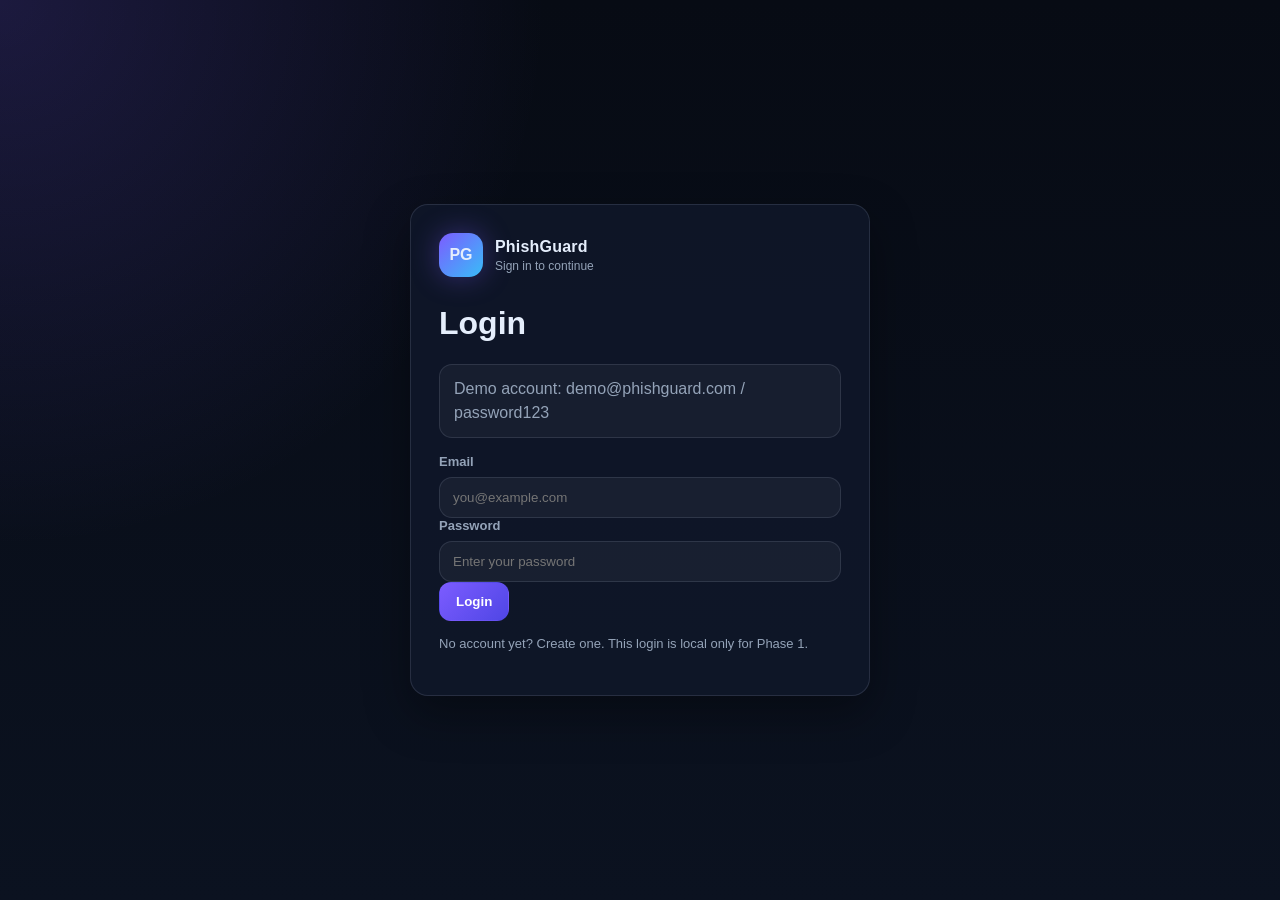
<file: wwwroot/pages/index.html>
<!doctype html>
<html lang="en">
<head>
  <meta charset="utf-8" />
  <meta name="viewport" content="width=device-width, initial-scale=1" />
  <title>PhishGuard | Dashboard</title>
  <link rel="stylesheet" href="../css/styles.css?v=150" />
</head>

<body data-page="dashboard">
  <div class="app-shell">
    <aside class="sidebar">
      <div class="brand">
        <div class="logo">PG</div>
        <div>
          <div class="brand-title">PhishGuard</div>
          <div class="brand-subtitle">Email Threat Analysis</div>
        </div>
      </div>

      <nav class="nav">
        <a href="index.html" data-page="dashboard">🏠 Dashboard</a>
        <a href="analyze.html" data-page="analyze">🔍 Analyze Email</a>
        <a href="scan-history.html" data-page="history">🕘 Scan History</a>
        <a href="reports.html" data-page="reports">📊 Reports</a>
        <a href="profile.html" data-page="profile">👤 Profile</a>
        <a href="settings.html" data-page="settings">⚙️ Settings</a>
      </nav>

      <div class="sidebar-note">
        Local development uses MySQL. The final cloud version will connect to Amazon RDS MySQL.
      </div>
    </aside>

    <main class="main">
      <header class="topbar">
        <button class="btn mobile-menu" data-mobile-menu>☰</button>
        <button class="btn" data-logout>Logout</button>

        <div class="page-title">
          <h1>Dashboard</h1>
          <p>Overview of phishing email analysis activity.</p>
        </div>

        <div class="top-actions">
          <a class="btn primary" href="analyze.html">New Analysis</a>
          <div class="avatar">DU</div>
        </div>
      </header>

      <section class="content grid">
        <div class="grid cards">
          <div class="card">
            <div class="label">Total Scans</div>
            <div class="value" id="statTotal">0</div>
            <div class="hint">All email checks saved in the backend database</div>
          </div>

          <div class="card">
            <div class="label">Safe</div>
            <div class="value" id="statSafe">0</div>
            <div class="hint">Low-risk messages</div>
          </div>

          <div class="card">
            <div class="label">Suspicious</div>
            <div class="value" id="statSuspicious">0</div>
            <div class="hint">Requires user verification</div>
          </div>

          <div class="card">
            <div class="label">Phishing</div>
            <div class="value" id="statPhishing">0</div>
            <div class="hint">High-risk messages</div>
          </div>
        </div>

        <div class="grid two-col">
          <div class="panel">
            <div class="panel-header">
              <h2>Weekly Scan Activity</h2>
              <span class="help-text">Demo visual for presentation</span>
            </div>

            <div class="panel-body">
              <div class="mock-chart">
                <div class="bar" style="height: 42%"><span>Mon</span></div>
                <div class="bar" style="height: 65%"><span>Tue</span></div>
                <div class="bar" style="height: 55%"><span>Wed</span></div>
                <div class="bar" style="height: 82%"><span>Thu</span></div>
                <div class="bar" style="height: 70%"><span>Fri</span></div>
                <div class="bar" style="height: 38%"><span>Sat</span></div>
                <div class="bar" style="height: 25%"><span>Sun</span></div>
              </div>
            </div>
          </div>

          <div class="panel">
            <div class="panel-header">
              <h2>Detection Checks</h2>
            </div>

            <div class="panel-body">
              <div class="card" style="box-shadow:none">
                <div class="label">Rule-based phishing analysis</div>
                <div class="value">Active</div>
                <p class="help-text">
                  The system checks sender address, suspicious keywords, links, and attachment names before calculating a risk score.
                </p>
              </div>

              <div class="pill-row" style="margin-top:16px">
                <span class="check-pill">Sender check</span>
                <span class="check-pill">Link check</span>
                <span class="check-pill">Attachment check</span>
                <span class="check-pill">Keyword check</span>
              </div>
            </div>
          </div>
        </div>

        <div class="panel">
          <div class="panel-header">
            <h2>Recent Scans</h2>
            <a href="scan-history.html" class="btn">View All</a>
          </div>

          <div class="panel-body">
            <p class="help-text">
              Open the Scan History page to view all saved records retrieved from the backend database.
            </p>
          </div>
        </div>
      </section>
    </main>
  </div>

  <script src="../js/app.js?v=150"></script>
</body>
</html>
</file>
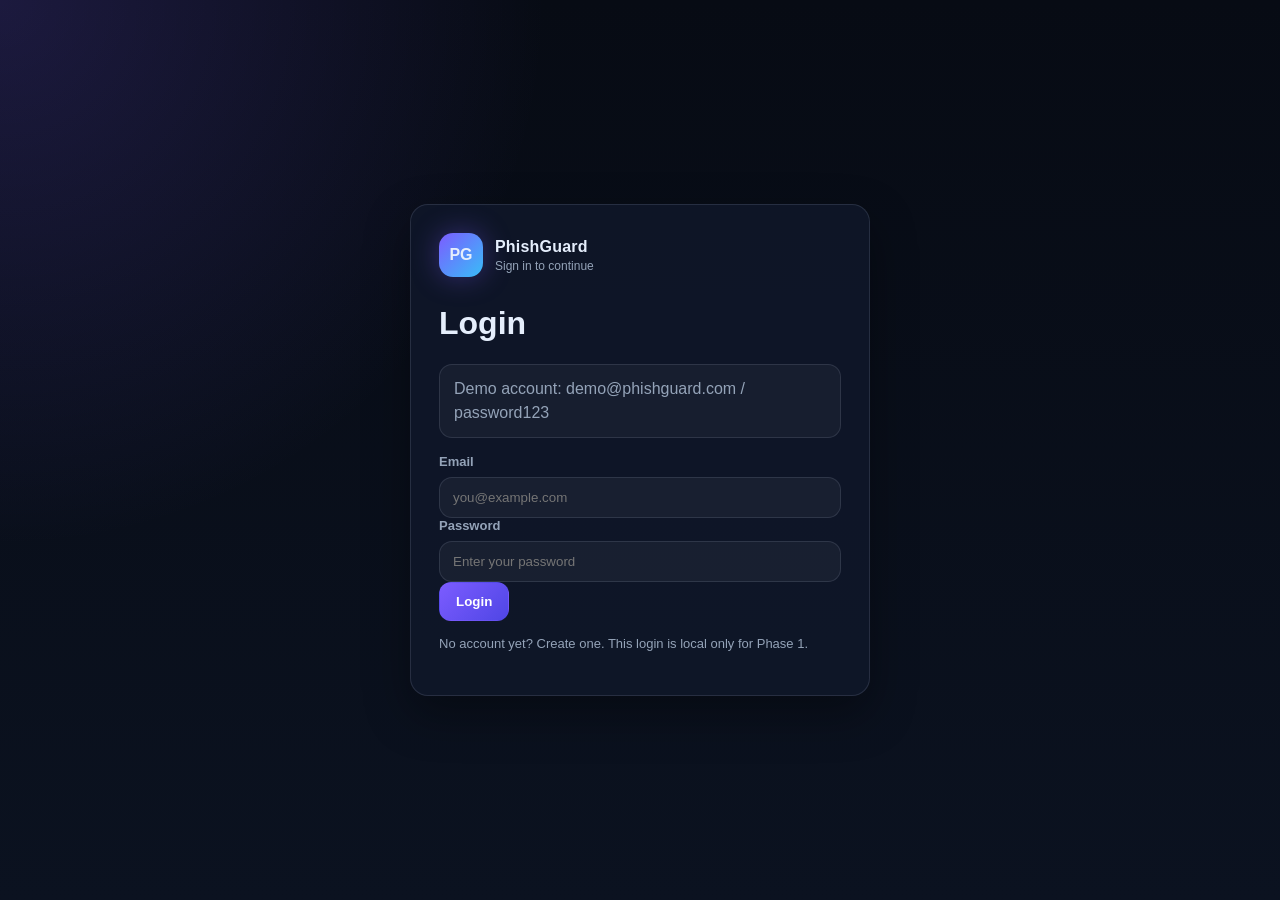
<file: wwwroot/pages/analysis-result.html>
<!doctype html>
<html lang="en">
<head>
  <meta charset="utf-8" />
  <meta name="viewport" content="width=device-width, initial-scale=1" />
  <title>PhishGuard | Analysis Result</title>
  <link rel="stylesheet" href="../css/styles.css" />
</head>

<body data-page="result">
  <div class="app-shell">
    <!-- Sidebar -->
    <aside class="sidebar">
      <div class="brand">
        <div class="logo">PG</div>
        <div>
          <div class="brand-title">PhishGuard</div>
          <div class="brand-subtitle">Email Threat Analysis</div>
        </div>
      </div>

      <nav class="nav">
        <a href="index.html" data-page="dashboard">🏠 Dashboard</a>
        <a href="analyze.html" data-page="analyze">🔍 Analyze Email</a>
        <a href="scan-history.html" data-page="history">🕘 Scan History</a>
        <a href="reports.html" data-page="reports">📊 Reports</a>
        <a href="profile.html" data-page="profile">👤 Profile</a>
        <a href="settings.html" data-page="settings">⚙️ Settings</a>
      </nav>

      <div class="sidebar-note">
        The result explains why the email was classified as Safe, Suspicious, or Phishing.
      </div>
    </aside>

    <!-- Main Content -->
    <main class="main">
      <header class="topbar">
        <button class="btn mobile-menu" data-mobile-menu>☰</button>

        <div class="page-title">
          <h1>Analysis Result</h1>
          <p>Risk score and matched phishing detection rules.</p>
        </div>

        <div class="top-actions">
          <a href="analyze.html" class="btn primary">Analyze Another</a>
          <div class="avatar">DU</div>
        </div>
      </header>

      <section class="content grid two-col">
        <!-- Result Summary Panel -->
          <div class="panel">
              <div class="panel-header">
                  <h2>Result Summary</h2>
                  <span id="resultBadge" class="badge suspicious">-</span>
              </div>

              <div>
                  <div class="label">Serverless Alert Status</div>
                  <p id="alertStatus" class="help-text">-</p>
              </div>

              <div>
                  <div class="label">S3 Alert Report</div>
                  <p id="alertS3ObjectKey" class="help-text">-</p>
              </div>

              <div class="panel-body grid">
                  <div class="card" style="box-shadow:none">
                      <div class="label">Classification</div>

                      <!-- This ID is important for app.js -->
                      <div class="value" id="riskLevel">-</div>

                      <div class="hint">
                          Risk Score:
                          <strong id="riskScore">0/100</strong>
                      </div>
                  </div>

                  <div class="risk-meter">
                      <div class="risk-fill" id="riskFill"></div>
                  </div>

                  <!-- This ID is important for app.js -->
                  <div>
                      <div class="label">Summary</div>
                      <p id="summary" class="help-text">
                          No analysis summary available yet.
                      </p>
                  </div>

                  <div class="grid three-col">
                      <div>
                          <div class="label">Sender</div>
                          <p id="resultSender" class="help-text">-</p>
                      </div>

                      <div>
                          <div class="label">Subject</div>
                          <p id="resultSubject" class="help-text">-</p>
                      </div>

                      <div>
                          <div class="label">Attachment</div>
                          <p id="resultAttachment" class="help-text">-</p>
                      </div>
                  </div>

                  <div>
                      <div class="label">Links</div>
                      <p id="resultLinks" class="help-text">-</p>
                  </div>

                  <div>
                      <div class="label">Email Body</div>
                      <p id="resultBody" class="help-text">-</p>
                  </div>
              </div>
          </div>

        <!-- Detected Issues Panel -->
        <div class="panel">
          <div class="panel-header">
            <h2>Detected Issues</h2>
          </div>

          <div class="panel-body">
            <!-- This ID is important for app.js -->
            <ul class="rule-list" id="detectedIssues">
              <li>No detected issues available yet.</li>
            </ul>

            <a href="scan-history.html" class="btn" style="margin-top:16px">
              View History
            </a>
          </div>
        </div>

        <!-- Recommendations Panel -->
        <div class="panel full-span">
          <div class="panel-header">
            <h2>Security Recommendations</h2>
          </div>

          <div class="panel-body">
            <!-- This ID is important for app.js -->
            <ul class="rule-list" id="recommendations">
              <li>No recommendations available yet.</li>
            </ul>
          </div>
        </div>
      </section>
    </main>
  </div>

  <script src="../js/app.js?v=20"></script>
</body>
</html>
</file>
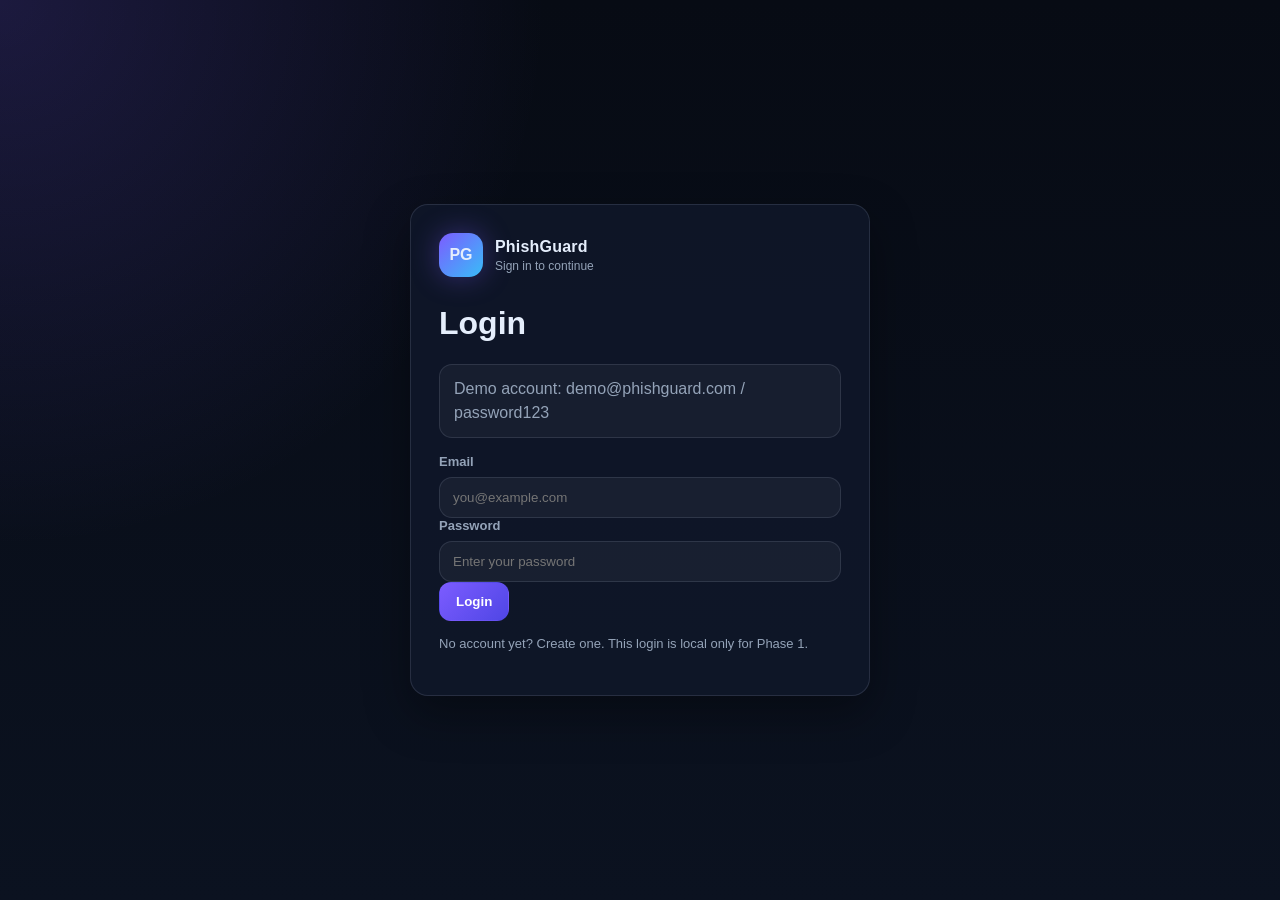
<file: wwwroot/pages/analyze.html>
<!doctype html>
<html lang="en">
<head>
    <meta charset="utf-8" />
    <meta name="viewport" content="width=device-width, initial-scale=1" />
    <title>PhishGuard | Analyze Email</title>
    <link rel="stylesheet" href="../css/styles.css?v=120"/>
</head>

<body data-page="analyze">
    <div class="app-shell">

        <aside class="sidebar">
            <div class="brand">
                <div class="logo">PG</div>
                <div>
                    <div class="brand-title">PhishGuard</div>
                    <div class="brand-subtitle">Email Threat Analysis</div>
                </div>
            </div>

            <nav class="nav">
                <a href="index.html" data-page="dashboard">🏠 Dashboard</a>
                <a href="analyze.html" data-page="analyze">🔍 Analyze Email</a>
                <a href="scan-history.html" data-page="history">🕘 Scan History</a>
                <a href="reports.html" data-page="reports">📊 Reports</a>
                <a href="profile.html" data-page="profile">👤 Profile</a>
                <a href="settings.html" data-page="settings">⚙️ Settings</a>
            </nav>

            <div class="sidebar-note">
                Choose a scan mode to analyze screenshots, email details, or multiple files.
            </div>
        </aside>

        <main class="main">
            <header class="topbar">
                <button class="btn mobile-menu" data-mobile-menu>☰</button>

                <div class="page-title">
                    <h1>Analyze Email</h1>
                    <p>Scan suspicious emails using screenshot upload, manual input, or bulk file checking.</p>
                </div>

                <div class="top-actions">
                    <button class="btn" id="sampleEmailBtn" type="button">Load Sample</button>
                    <div class="avatar">DU</div>
                </div>
            </header>

            <section class="content grid two-col">

                <div class="panel">
                    <div class="panel-header">
                        <h2>Email Threat Scanner</h2>
                    </div>

                    <div class="panel-body">

                        <div class="scan-tabs">
                            <button class="scan-tab active" type="button" data-scan-tab="screenshot">
                                🖼️ Screenshot Scan
                            </button>

                            <button class="scan-tab" type="button" data-scan-tab="manual">
                                ✍️ Manual Scan
                            </button>

                            <button class="scan-tab" type="button" data-scan-tab="bulk">
                                📁 Bulk Scan
                            </button>
                        </div>

                        <!-- SCREENSHOT SCAN TAB -->
                        <div class="scan-panel active" id="screenshotScanPanel">
                            <div class="scan-mode-header">
                                <h3>Screenshot-Based Phishing Scan</h3>
                                <p class="help-text">
                                    Upload a screenshot of a suspicious email. The system will store the screenshot and prepare it for phishing analysis.
                                </p>
                            </div>

                            <form id="screenshotAnalyzeForm">
                                <div class="form-group">
                                    <label for="screenshotSenderEmail">Sender Email / Source</label>
                                    <input id="screenshotSenderEmail" type="text" placeholder="optional sender or source email" />
                                </div>

                                <div class="form-group">
                                    <label for="screenshotLink">Suspicious Link</label>
                                    <input id="screenshotLink" type="text" placeholder="optional link found in the screenshot" />
                                </div>

                                <div class="form-group">
                                    <label for="screenshotFile">Upload Email Screenshot</label>
                                    <input id="screenshotFile" type="file" accept=".png,.jpg,.jpeg,.pdf,.tif,.tiff" />
                                    <small>You can upload screenshot files such as .png, .jpg, .jpeg, .pdf, .tif, or .tiff.</small>
                                </div>

                                <button id="runScreenshotScanBtn" type="button" class="btn primary">
                                    Analyze Screenshot
                                </button>
                            </form>

                            <div id="screenshotResults" class="bulk-results"></div>
                        </div>

                        <!-- MANUAL EMAIL SCAN TAB -->
                        <div class="scan-panel" id="manualScanPanel">
                            <div class="scan-mode-header">
                                <h3>Manual Email Scan</h3>
                                <p class="help-text">
                                    Enter suspicious email details manually and upload an attachment if available.
                                </p>
                            </div>

                            <form id="analyzeForm">
                                <div class="form-group">
                                    <label for="senderEmail">Sender Email</label>
                                    <input id="senderEmail" type="email" placeholder="example@domain.com" required />
                                </div>

                                <div class="form-group">
                                    <label for="subject">Email Subject</label>
                                    <input id="subject" type="text" placeholder="Urgent: Account verification required" required />
                                </div>

                                <div class="form-group">
                                    <label for="emailBody">Email Body</label>
                                    <textarea id="emailBody" placeholder="Paste the email message here..." required></textarea>
                                </div>

                                <div class="form-group">
                                    <label for="link">Links Found in Email</label>
                                    <input id="link" type="text" placeholder="https://example.com/login" />
                                </div>

                                <div class="form-group">
                                    <label for="attachmentFile">Upload Attachment / Email File</label>
                                    <input id="attachmentFile" type="file" />
                                    <small>You can upload files such as .zip, .pdf, .png, .jpg, .eml, or .txt.</small>
                                </div>

                                <button class="btn primary" type="submit">Analyze Email</button>
                            </form>
                        </div>

                        <!-- BULK SCAN TAB -->
                        <div class="scan-panel" id="bulkScanPanel">
                            <div class="scan-mode-header">
                                <h3>Bulk Phishing Scan</h3>
                                <p class="help-text">
                                    Upload multiple email text files, screenshots, or attachments for batch phishing checking.
                                </p>
                            </div>

                            <form id="bulkAnalyzeForm">
                                <div class="form-group">
                                    <label for="bulkSenderEmail">Sender Email / Source</label>
                                    <input id="bulkSenderEmail" type="text" placeholder="optional sender or source email" />
                                </div>

                                <div class="form-group">
                                    <label for="bulkLink">Suspicious Link</label>
                                    <input id="bulkLink" type="text" placeholder="optional link found in the emails" />
                                </div>

                                <div class="form-group">
                                    <label for="bulkFiles">Upload Multiple Files</label>
                                    <input id="bulkFiles" type="file" multiple />
                                    <small>You can upload multiple .txt, .eml, .png, .jpg, .pdf, or .zip files.</small>
                                </div>

                                <button id="runBulkScanBtn" type="button" class="btn primary">
                                    Run Bulk Scan
                                </button>
                            </form>

                            <div id="bulkResults" class="bulk-results"></div>
                        </div>

                    </div>
                </div>

                <div class="panel">
                    <div class="panel-header">
                        <h2>What the System Checks</h2>
                    </div>

                    <div class="panel-body">
                        <p class="help-text">
                            PhishGuard checks email content, links, sender details, uploaded files, and serverless alert status to calculate a phishing risk score.
                        </p>

                        <div class="pill-row">
                            <span class="check-pill">AI text analysis</span>
                            <span class="check-pill">Screenshot upload</span>
                            <span class="check-pill">Urgent words</span>
                            <span class="check-pill">Password requests</span>
                            <span class="check-pill">Suspicious links</span>
                            <span class="check-pill">HTTP links</span>
                            <span class="check-pill">Free sender domains</span>
                            <span class="check-pill">Risky attachments</span>
                            <span class="check-pill">Bulk checking</span>
                            <span class="check-pill">Serverless alert</span>
                        </div>

                        <div class="alert" style="margin-top:18px">
                            Important: This is for defensive analysis only. Users should verify suspicious emails with the real organization before clicking links or opening attachments.
                        </div>

                        <div class="scan-guide">
                            <h3>Scan Mode Guide</h3>

                            <div class="guide-item">
                                <strong>Screenshot Scan</strong>
                                <p>Best for users who only have a screenshot of the suspicious email.</p>
                            </div>

                            <div class="guide-item">
                                <strong>Manual Scan</strong>
                                <p>Best when users can copy sender, subject, email body, link, and attachment details.</p>
                            </div>

                            <div class="guide-item">
                                <strong>Bulk Scan</strong>
                                <p>Best for checking multiple email files, screenshots, or attachments at one time.</p>
                            </div>
                        </div>
                    </div>
                </div>

            </section>
        </main>
    </div>

    <script src="../js/app.js?v=120"></script>
</body>
</html>
</file>
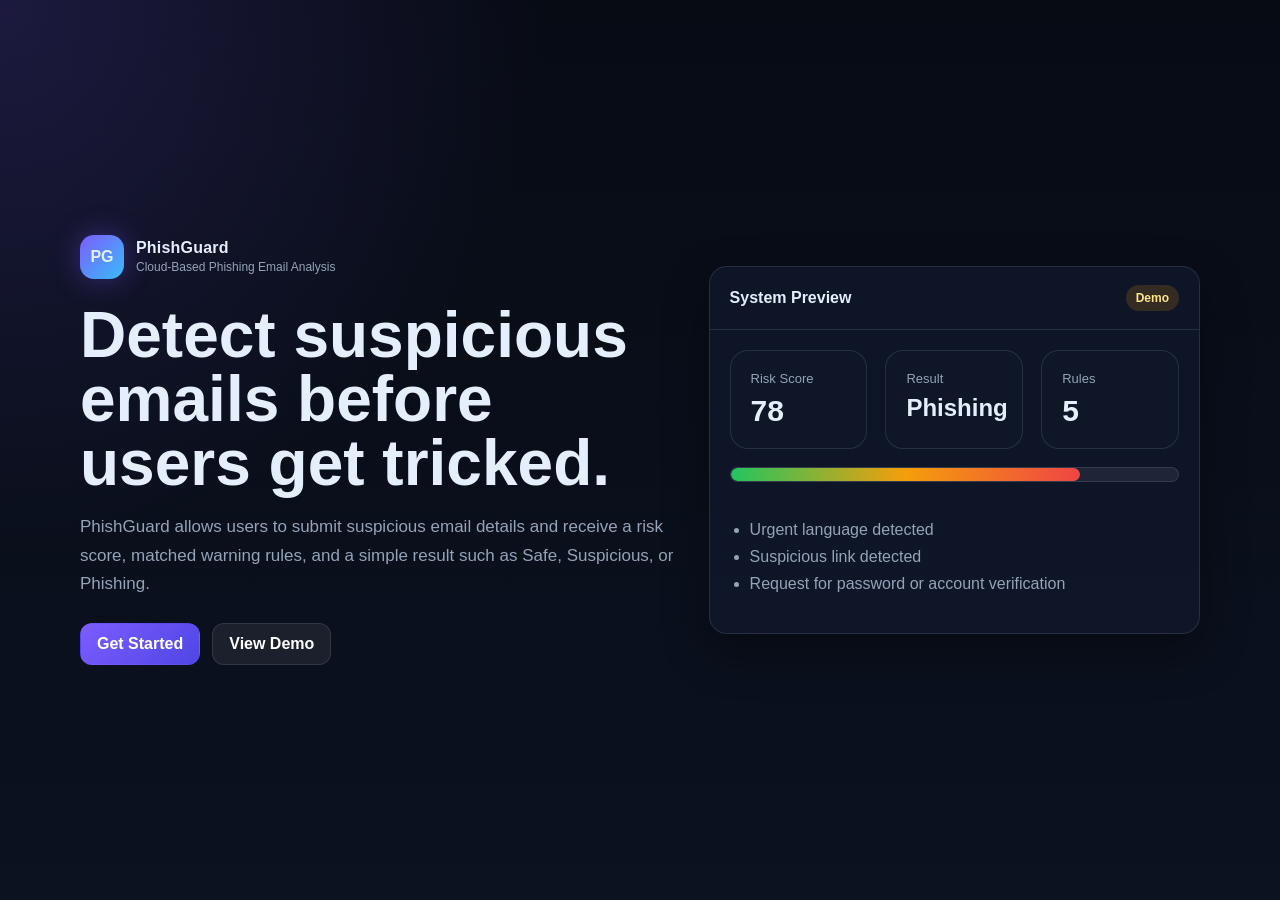
<file: wwwroot/pages/landing.html>
<!doctype html>
<html lang="en">
<head>
  <meta charset="utf-8" />
  <meta name="viewport" content="width=device-width, initial-scale=1" />
  <title>PhishGuard | Landing</title>
  <link rel="stylesheet" href="../css/styles.css" />
</head>
<body data-page="landing">
  <section class="hero">
    <div class="hero-card">
      <div>
        <div class="brand" style="margin-bottom:24px">
          <div class="logo">PG</div>
          <div>
            <div class="brand-title">PhishGuard</div>
            <div class="brand-subtitle">Cloud-Based Phishing Email Analysis</div>
          </div>
        </div>
        <h1>Detect suspicious emails before users get tricked.</h1>
        <p>PhishGuard allows users to submit suspicious email details and receive a risk score, matched warning rules, and a simple result such as Safe, Suspicious, or Phishing.</p>
        <div class="top-actions" style="justify-content:flex-start;margin-top:24px">
          <a href="login.html" class="btn primary">Get Started</a>
          <a href="index.html" class="btn">View Demo</a>
        </div>
      </div>
      <div class="panel">
        <div class="panel-header">
          <h2>System Preview</h2>
          <span class="badge suspicious">Demo</span>
        </div>
        <div class="panel-body grid">
          <div class="grid three-col">
            <div class="card" style="box-shadow:none"><div class="label">Risk Score</div><div class="value">78</div></div>
            <div class="card" style="box-shadow:none"><div class="label">Result</div><div class="value" style="font-size:24px">Phishing</div></div>
            <div class="card" style="box-shadow:none"><div class="label">Rules</div><div class="value">5</div></div>
          </div>
          <div class="risk-meter"><div class="risk-fill" style="width:78%"></div></div>
          <ul class="rule-list">
            <li>Urgent language detected</li>
            <li>Suspicious link detected</li>
            <li>Request for password or account verification</li>
          </ul>
        </div>
      </div>
    </div>
  </section>
</body>
</html>
</file>
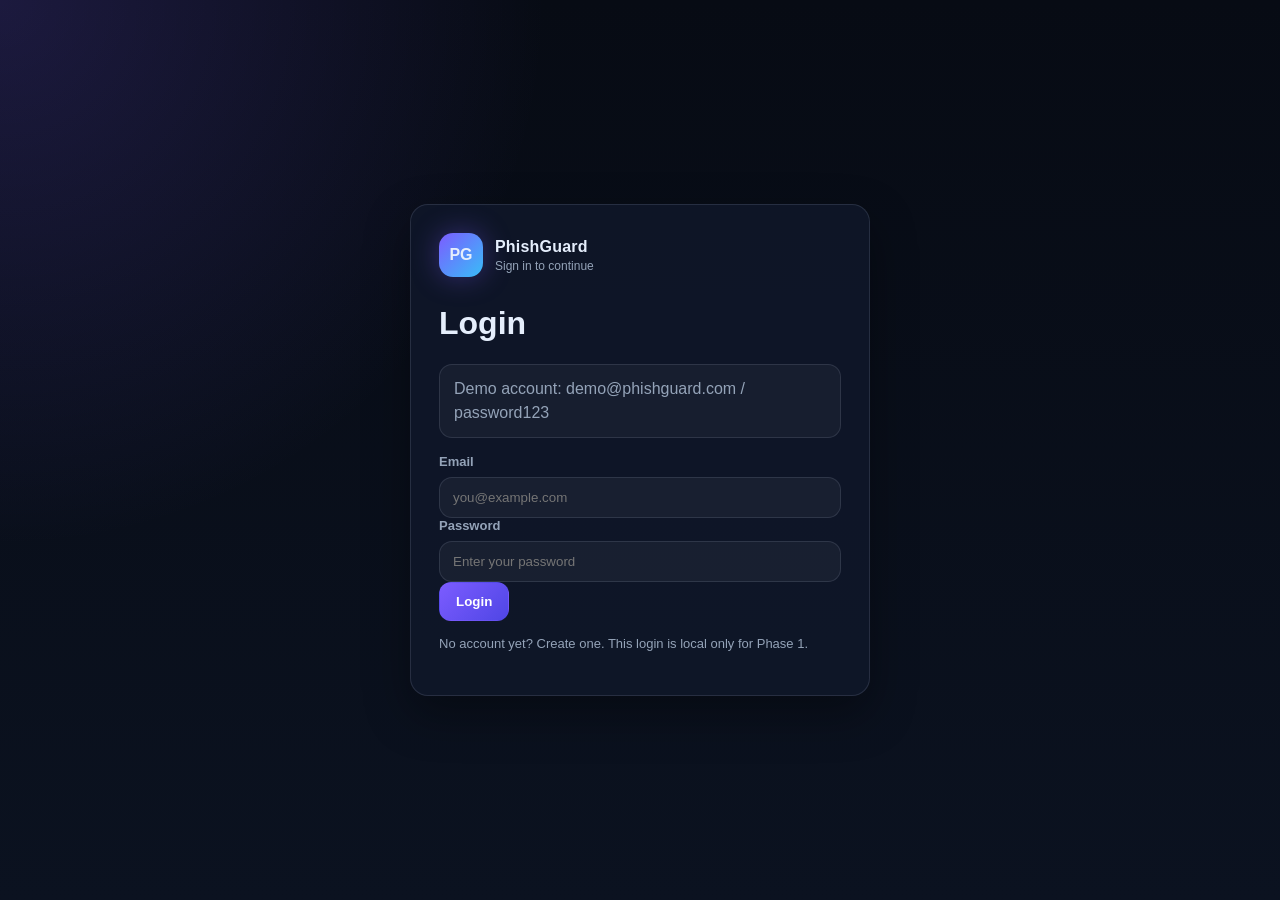
<file: wwwroot/pages/login.html>
<!doctype html>
<html lang="en">
<head>
  <meta charset="utf-8" />
  <meta name="viewport" content="width=device-width, initial-scale=1" />
  <title>PhishGuard | Login</title>
  <link rel="stylesheet" href="../css/styles.css" />
</head>
<body data-page="login">
  <div class="auth-wrapper">
    <div class="panel auth-card">
      <div class="brand">
        <div class="logo">PG</div>
        <div>
          <div class="brand-title">PhishGuard</div>
          <div class="brand-subtitle">Sign in to continue</div>
        </div>
      </div>
      <h1>Login</h1>
      <div class="alert" id="loginAlert">Demo account: demo@phishguard.com / password123</div>
      <form id="loginForm">
        <label>Email</label>
        <input id="email" type="email" placeholder="you@example.com" required />

        <label>Password</label>
        <input id="password" type="password" placeholder="Enter your password" required />

        <button type="submit" class="btn primary">Login</button>
      </form>
      <p class="help-text">No account yet? <a href="register.html">Create one</a>. This login is local only for Phase 1.</p>
    </div>
  </div>
  <script src="../js/app.js"></script>
</body>
</html>
</file>
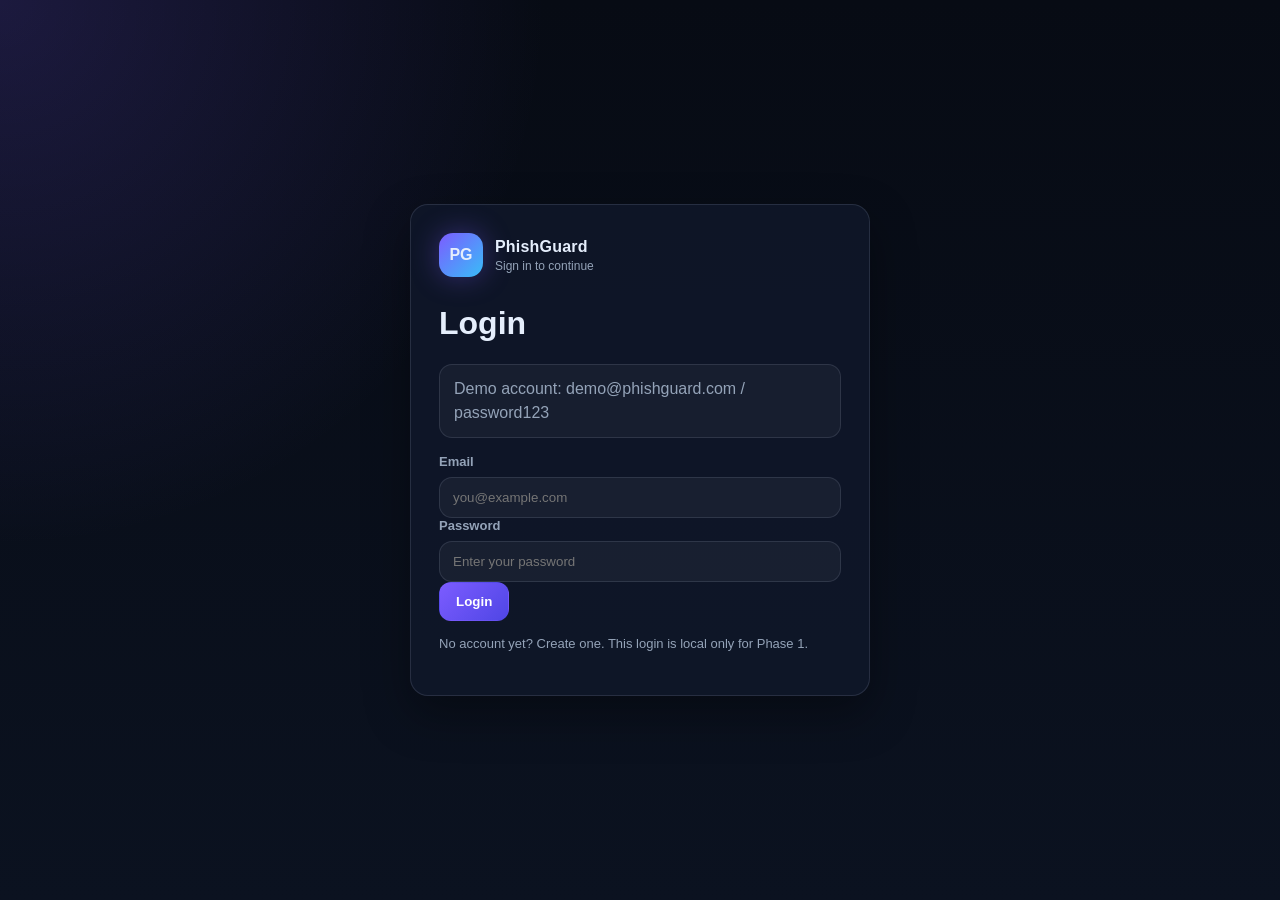
<file: wwwroot/pages/profile.html>
<!doctype html>
<html lang="en">
<head>
  <meta charset="utf-8" />
  <meta name="viewport" content="width=device-width, initial-scale=1" />
  <title>PhishGuard | Profile</title>
  <link rel="stylesheet" href="../css/styles.css" />
</head>
<body data-page="profile">
  <div class="app-shell">
    <aside class="sidebar">
      <div class="brand"><div class="logo">PG</div><div><div class="brand-title">PhishGuard</div><div class="brand-subtitle">Email Threat Analysis</div></div></div>
      <nav class="nav">
        <a href="index.html" data-page="dashboard">🏠 Dashboard</a>
        <a href="analyze.html" data-page="analyze">🔍 Analyze Email</a>
        <a href="scan-history.html" data-page="history">🕘 Scan History</a>
        <a href="reports.html" data-page="reports">📊 Reports</a>
        <a href="profile.html" data-page="profile">👤 Profile</a>
        <a href="settings.html" data-page="settings">⚙️ Settings</a>
      </nav>
      <div class="sidebar-note">Profile page is static/local for now and will connect to real user accounts later.</div>
    </aside>

    <main class="main">
      <header class="topbar">
        <button class="btn mobile-menu" data-mobile-menu>☰</button>
        <div class="page-title"><h1>Profile</h1><p>Current local user information.</p></div>
        <div class="top-actions"><a href="login.html" class="btn">Logout</a><div class="avatar">DU</div></div>
      </header>

      <section class="content grid two-col">
        <div class="panel">
          <div class="panel-header"><h2>User Details</h2></div>
          <div class="panel-body">
            <p><strong>Name:</strong> <span id="profileName">Demo User</span></p>
            <p><strong>Email:</strong> <span id="profileEmail">demo@phishguard.com</span></p>
            <p class="help-text">This is local demo data. Final user records should be stored securely in the backend/database.</p>
          </div>
        </div>
        <div class="panel">
          <div class="panel-header"><h2>Account Role</h2></div>
          <div class="panel-body"><span class="badge safe">Standard User</span><p class="help-text">User can submit emails, view results, and check history.</p></div>
        </div>
      </section>
    </main>
  </div>
  <script src="../js/app.js"></script>
</body>
</html>
</file>
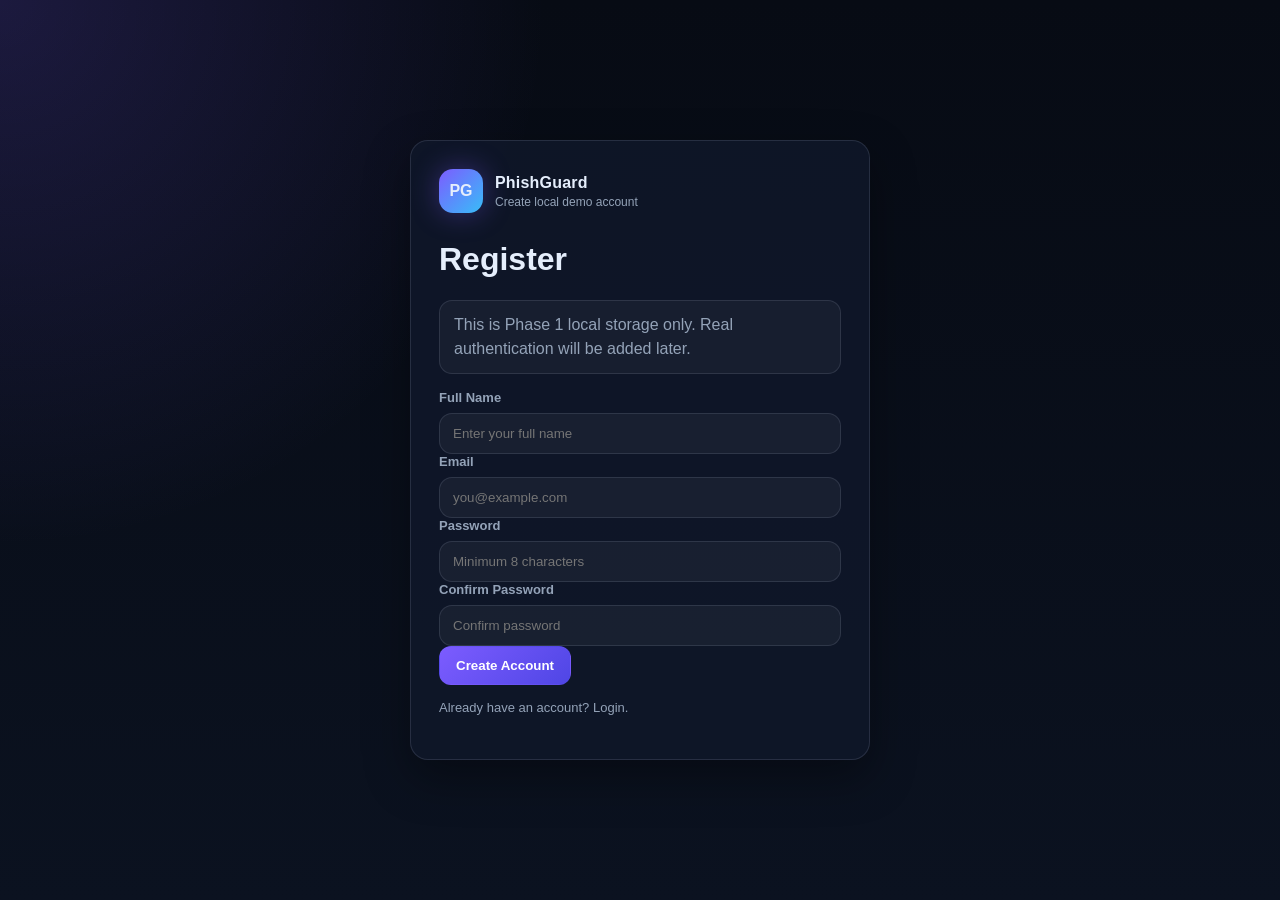
<file: wwwroot/pages/register.html>
<!doctype html>
<html lang="en">
<head>
  <meta charset="utf-8" />
  <meta name="viewport" content="width=device-width, initial-scale=1" />
  <title>PhishGuard | Register</title>
  <link rel="stylesheet" href="../css/styles.css" />
</head>
<body data-page="register">
  <div class="auth-wrapper">
    <div class="panel auth-card">
      <div class="brand">
        <div class="logo">PG</div>
        <div>
          <div class="brand-title">PhishGuard</div>
          <div class="brand-subtitle">Create local demo account</div>
        </div>
      </div>
      <h1>Register</h1>
      <div class="alert" id="registerAlert">This is Phase 1 local storage only. Real authentication will be added later.</div>
      <form id="registerForm">
        <label>Full Name</label>
        <input id="fullName" type="text" placeholder="Enter your full name" required />

        <label>Email</label>
        <input id="email" type="email" placeholder="you@example.com" required />

        <label>Password</label>
        <input id="password" type="password" placeholder="Minimum 8 characters" required />

        <label>Confirm Password</label>
        <input id="confirmPassword" type="password" placeholder="Confirm password" required />

        <button type="submit" class="btn primary">Create Account</button>
      </form>
      <p class="help-text">Already have an account? <a href="login.html">Login</a>.</p>
    </div>
  </div>
  <script src="../js/app.js"></script>
</body>
</html>
</file>
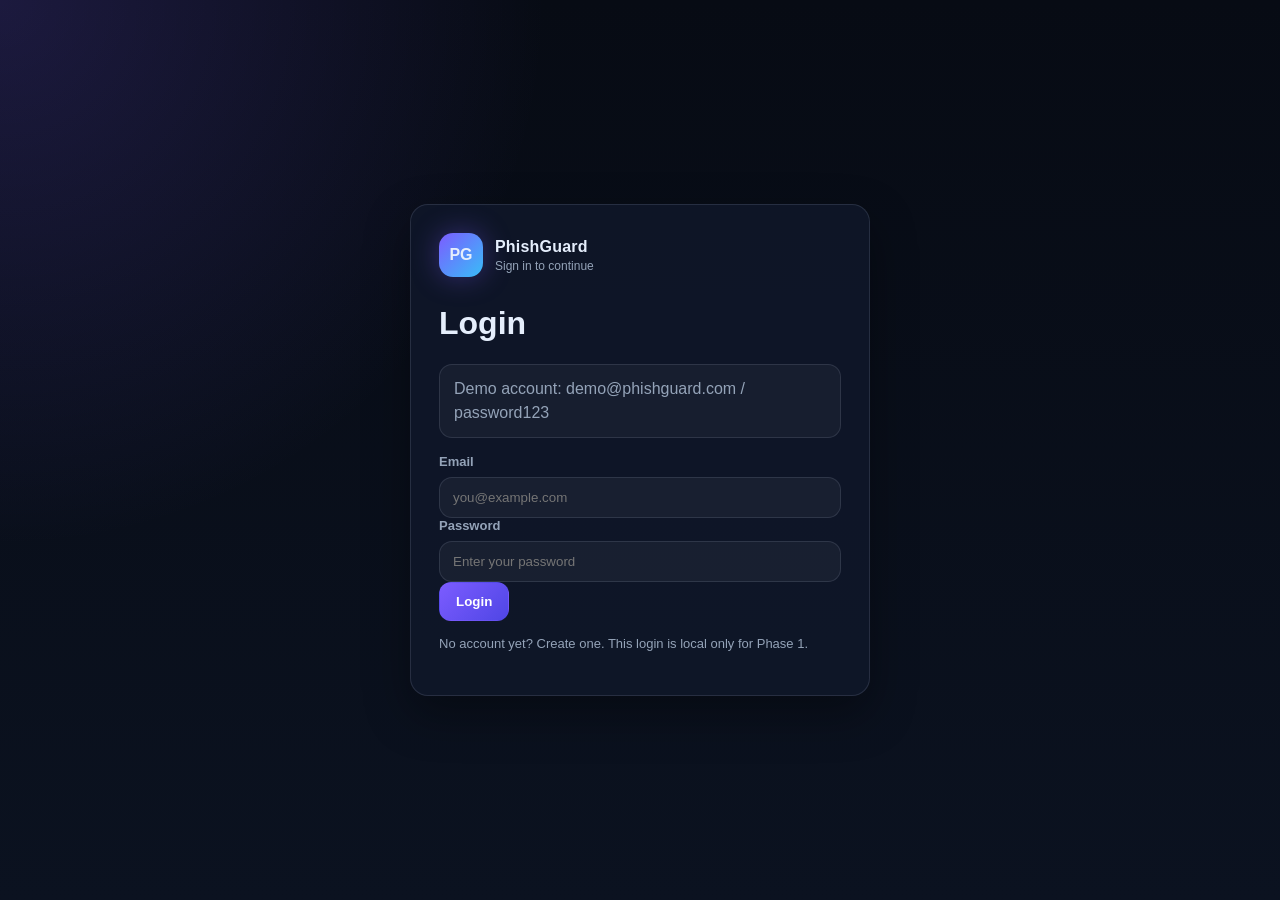
<file: wwwroot/pages/reports.html>
<!doctype html>
<html lang="en">
<head>
    <meta charset="utf-8" />
    <meta name="viewport" content="width=device-width, initial-scale=1" />
    <title>PhishGuard | Reports</title>
    <link rel="stylesheet" href="../css/styles.css?v=170" />
</head>

<body data-page="reports">
    <div class="app-shell">
        <aside class="sidebar">
            <div class="brand">
                <div class="logo">PG</div>
                <div>
                    <div class="brand-title">PhishGuard</div>
                    <div class="brand-subtitle">Email Threat Analysis</div>
                </div>
            </div>

            <nav class="nav">
                <a href="index.html" data-page="dashboard">🏠 Dashboard</a>
                <a href="analyze.html" data-page="analyze">🔍 Analyze Email</a>
                <a href="scan-history.html" data-page="history">🕘 Scan History</a>
                <a href="reports.html" data-page="reports">📊 Reports</a>
                <a href="profile.html" data-page="profile">👤 Profile</a>
                <a href="settings.html" data-page="settings">⚙️ Settings</a>
            </nav>

            <div class="sidebar-note">
                Reports summarize RDS scan records, S3 file uploads, and serverless phishing alerts.
            </div>
        </aside>

        <main class="main">
            <header class="topbar">
                <button class="btn mobile-menu" data-mobile-menu>☰</button>

                <div class="page-title">
                    <h1>Reports</h1>
                    <p>Summary of phishing detection results and cloud service activity.</p>
                </div>

                <div class="top-actions">
                    <a href="analyze.html" class="btn primary">New Analysis</a>
                    <div class="avatar">DU</div>
                </div>
            </header>

            <section class="content grid">

                <div class="grid cards">
                    <div class="card">
                        <div class="label">Total Scans</div>
                        <div class="value" id="reportTotalScans">0</div>
                        <div class="hint">All saved scan records in RDS</div>
                    </div>

                    <div class="card">
                        <div class="label">Safe</div>
                        <div class="value" id="reportSafeScans">0</div>
                        <div class="hint">Low-risk emails</div>
                    </div>

                    <div class="card">
                        <div class="label">Suspicious</div>
                        <div class="value" id="reportSuspiciousScans">0</div>
                        <div class="hint">Needs further checking</div>
                    </div>

                    <div class="card">
                        <div class="label">Phishing</div>
                        <div class="value" id="reportPhishingScans">0</div>
                        <div class="hint">High-risk emails</div>
                    </div>
                </div>

                <div class="grid cards">
                    <div class="card">
                        <div class="label">Manual Scans</div>
                        <div class="value" id="reportManualScans">0</div>
                        <div class="hint">Typed email details</div>
                    </div>

                    <div class="card">
                        <div class="label">Manual Uploads</div>
                        <div class="value" id="reportManualUploadScans">0</div>
                        <div class="hint">Manual scan with uploaded file</div>
                    </div>

                    <div class="card">
                        <div class="label">Screenshot Scans</div>
                        <div class="value" id="reportScreenshotScans">0</div>
                        <div class="hint">Screenshot-based checking</div>
                    </div>

                    <div class="card">
                        <div class="label">Bulk Scans</div>
                        <div class="value" id="reportBulkScans">0</div>
                        <div class="hint">Multiple files checked together</div>
                    </div>
                </div>

                <div class="grid two-col">
                    <div class="panel">
                        <div class="panel-header">
                            <h2>Risk Distribution</h2>
                        </div>

                        <div class="panel-body">
                            <div class="report-row">
                                <div class="label">Safe Emails</div>
                                <div class="value small-value" id="safePercent">0%</div>
                                <div class="progress">
                                    <div class="progress-fill safe-fill" id="safeBar" style="width:0%"></div>
                                </div>
                            </div>

                            <div class="report-row">
                                <div class="label">Suspicious Emails</div>
                                <div class="value small-value" id="suspiciousPercent">0%</div>
                                <div class="progress">
                                    <div class="progress-fill suspicious-fill" id="suspiciousBar" style="width:0%"></div>
                                </div>
                            </div>

                            <div class="report-row">
                                <div class="label">Phishing Emails</div>
                                <div class="value small-value" id="phishingPercent">0%</div>
                                <div class="progress">
                                    <div class="progress-fill danger-fill" id="phishingBar" style="width:0%"></div>
                                </div>
                            </div>
                        </div>
                    </div>

                    <div class="panel">
                        <div class="panel-header">
                            <h2>Cloud Service Usage</h2>
                        </div>

                        <div class="panel-body">
                            <div class="card" style="box-shadow:none">
                                <div class="label">Uploaded Files Saved to S3</div>
                                <div class="value" id="reportUploadedFileCount">0</div>
                                <p class="help-text">
                                    Uploaded screenshots, attachments, and bulk files are saved in Amazon S3. RDS stores the related S3 object key.
                                </p>
                            </div>

                            <div class="card" style="box-shadow:none;margin-top:16px">
                                <div class="label">Serverless Alerts Sent</div>
                                <div class="value" id="reportAlertSentCount">0</div>
                                <p class="help-text">
                                    Phishing results trigger API Gateway and Lambda to generate alert JSON reports in S3.
                                </p>
                            </div>
                        </div>
                    </div>
                </div>

                <div class="panel">
                    <div class="panel-header">
                        <h2>Report Summary</h2>
                    </div>

                    <div class="panel-body">
                        <p class="help-text" id="reportSummaryText">
                            Loading report summary...
                        </p>
                    </div>
                </div>

            </section>
        </main>
    </div>

    <script src="../js/app.js?v=170"></script>
</body>
</html>
</file>
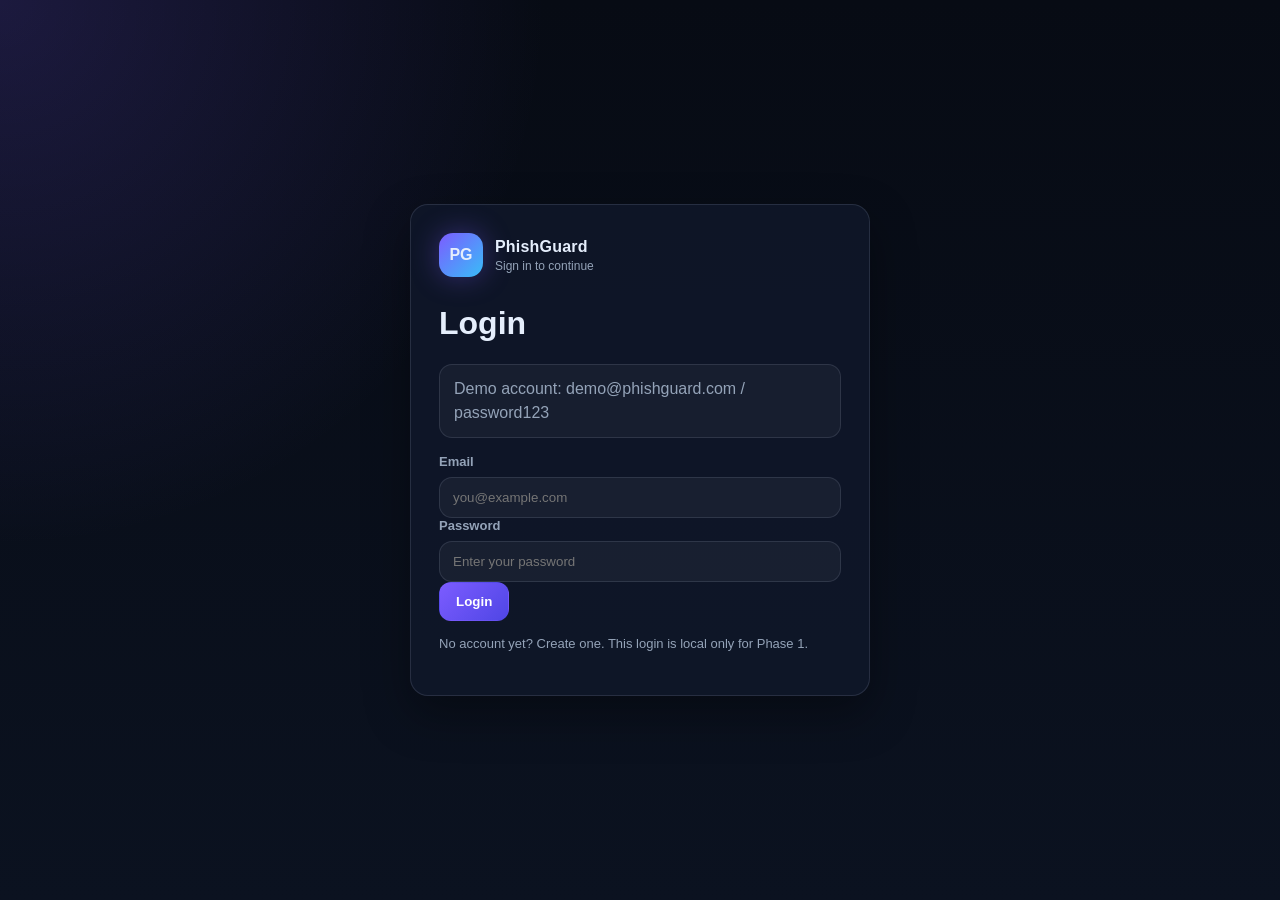
<file: wwwroot/pages/scan-details.html>
<!doctype html>
<html lang="en">
<head>
    <meta charset="utf-8" />
    <meta name="viewport" content="width=device-width, initial-scale=1" />
    <title>PhishGuard | Scan Details</title>
    <link rel="stylesheet" href="../css/styles.css?v=140" />
</head>

<body data-page="details">
    <div class="app-shell">
        <aside class="sidebar">
            <div class="brand">
                <div class="logo">PG</div>
                <div>
                    <div class="brand-title">PhishGuard</div>
                    <div class="brand-subtitle">Email Threat Analysis</div>
                </div>
            </div>

            <nav class="nav">
                <a href="index.html" data-page="dashboard">🏠 Dashboard</a>
                <a href="analyze.html" data-page="analyze">🔍 Analyze Email</a>
                <a href="scan-history.html" data-page="history">🕘 Scan History</a>
                <a href="reports.html" data-page="reports">📊 Reports</a>
                <a href="profile.html" data-page="profile">👤 Profile</a>
                <a href="settings.html" data-page="settings">⚙️ Settings</a>
            </nav>

            <div class="sidebar-note">
                Detailed scan record from AWS RDS with related S3 object keys.
            </div>
        </aside>

        <main class="main">
            <header class="topbar">
                <button class="btn mobile-menu" data-mobile-menu>☰</button>

                <div class="page-title">
                    <h1>Scan Details</h1>
                    <p>Full details of the selected phishing email analysis record.</p>
                </div>

                <div class="top-actions">
                    <a href="scan-history.html" class="btn">Back to History</a>
                    <div class="avatar">DU</div>
                </div>
            </header>

            <section class="content grid two-col">
                <div class="panel">
                    <div class="panel-header">
                        <h2>Selected Scan</h2>
                        <span id="detailRiskLevel" class="badge suspicious">-</span>
                    </div>

                    <div class="panel-body grid">
                        <div>
                            <div class="label">Scan ID</div>
                            <p class="help-text" id="detailId">-</p>
                        </div>

                        <div>
                            <div class="label">Scan Type</div>
                            <p class="help-text" id="detailScanType">-</p>
                        </div>

                        <div>
                            <div class="label">Risk Score</div>
                            <p class="help-text">
                                <strong id="detailRiskScore">0/100</strong>
                            </p>
                        </div>

                        <div>
                            <div class="label">Alert Sent</div>
                            <p class="help-text" id="detailAlertSent">-</p>
                        </div>

                        <div>
                            <div class="label">Summary</div>
                            <p class="help-text" id="detailSummary">-</p>
                        </div>

                        <div>
                            <div class="label">Sender</div>
                            <p class="help-text" id="detailSender">-</p>
                        </div>

                        <div>
                            <div class="label">Subject</div>
                            <p class="help-text" id="detailSubject">-</p>
                        </div>

                        <div>
                            <div class="label">Link</div>
                            <p class="help-text" id="detailLink">-</p>
                        </div>

                        <div>
                            <div class="label">Attachment / Uploaded File</div>
                            <p class="help-text" id="detailAttachment">-</p>
                        </div>

                        <div>
                            <div class="label">Uploaded File S3 Key</div>
                            <p class="help-text" id="detailUploadedFileS3Key">-</p>
                        </div>

                        <div>
                            <div class="label">Alert Message</div>
                            <p class="help-text" id="detailAlertMessage">-</p>
                        </div>

                        <div>
                            <div class="label">Alert S3 Object Key</div>
                            <p class="help-text" id="detailAlertS3ObjectKey">-</p>
                        </div>

                        <div class="full-span">
                            <div class="label">Email Body / Extracted Text</div>
                            <p class="help-text" id="detailBody">-</p>
                        </div>
                    </div>
                </div>

                <div class="panel">
                    <div class="panel-header">
                        <h2>Detected Issues</h2>
                    </div>

                    <div class="panel-body">
                        <ul class="rule-list" id="detailIssues">
                            <li>Loading detected issues...</li>
                        </ul>
                    </div>
                </div>

                <div class="panel full-span">
                    <div class="panel-header">
                        <h2>Security Recommendations</h2>
                    </div>

                    <div class="panel-body">
                        <ul class="rule-list" id="detailRecommendations">
                            <li>Loading recommendations...</li>
                        </ul>
                    </div>
                </div>
            </section>
        </main>
    </div>

    <script src="../js/app.js?v=140"></script>
</body>
</html>
</file>
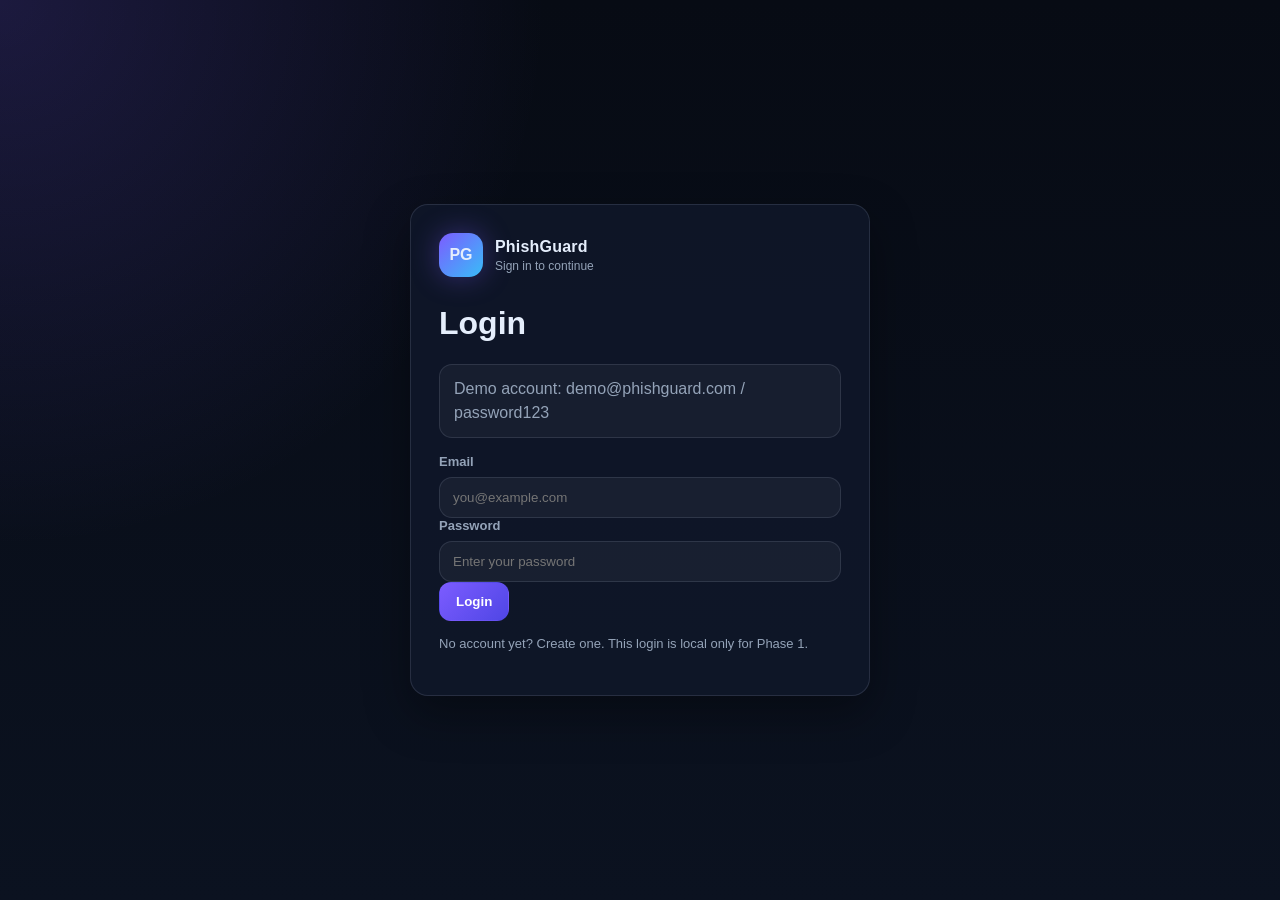
<file: wwwroot/pages/scan-history.html>
<!doctype html>
<html lang="en">
<head>
    <meta charset="utf-8" />
    <meta name="viewport" content="width=device-width, initial-scale=1" />
    <title>PhishGuard | Scan History</title>
    <link rel="stylesheet" href="../css/styles.css?v=140" />
</head>

<body data-page="history">
    <div class="app-shell">
        <aside class="sidebar">
            <div class="brand">
                <div class="logo">PG</div>
                <div>
                    <div class="brand-title">PhishGuard</div>
                    <div class="brand-subtitle">Email Threat Analysis</div>
                </div>
            </div>

            <nav class="nav">
                <a href="index.html" data-page="dashboard">🏠 Dashboard</a>
                <a href="analyze.html" data-page="analyze">🔍 Analyze Email</a>
                <a href="scan-history.html" data-page="history">🕘 Scan History</a>
                <a href="reports.html" data-page="reports">📊 Reports</a>
                <a href="profile.html" data-page="profile">👤 Profile</a>
                <a href="settings.html" data-page="settings">⚙️ Settings</a>
            </nav>

            <div class="sidebar-note">
                Scan history is stored in AWS RDS. Uploaded files and generated alert reports are stored in S3.
            </div>
        </aside>

        <main class="main">
            <header class="topbar">
                <button class="btn mobile-menu" data-mobile-menu>☰</button>

                <div class="page-title">
                    <h1>Scan History</h1>
                    <p>View saved manual, screenshot, and bulk phishing scan records.</p>
                </div>

                <div class="top-actions">
                    <a href="analyze.html" class="btn primary">New Analysis</a>
                    <div class="avatar">DU</div>
                </div>
            </header>

            <section class="content">
                <div class="panel">
                    <div class="panel-header">
                        <h2>Saved Scans</h2>
                    </div>

                    <div class="panel-body table-wrap">
                        <table class="table">
                            <thead>
                                <tr>
                                    <th>ID</th>
                                    <th>Scan Type</th>
                                    <th>Sender</th>
                                    <th>Subject</th>
                                    <th>Risk Level</th>
                                    <th>Risk Score</th>
                                    <th>Uploaded S3 Key</th>
                                    <th>Alert</th>
                                    <th>Action</th>
                                </tr>
                            </thead>

                            <tbody id="historyTableBody">
                                <tr>
                                    <td colspan="9">Loading history...</td>
                                </tr>
                            </tbody>
                        </table>
                    </div>
                </div>
            </section>
        </main>
    </div>

    <script src="../js/app.js?v=140"></script>
</body>
</html>
</file>
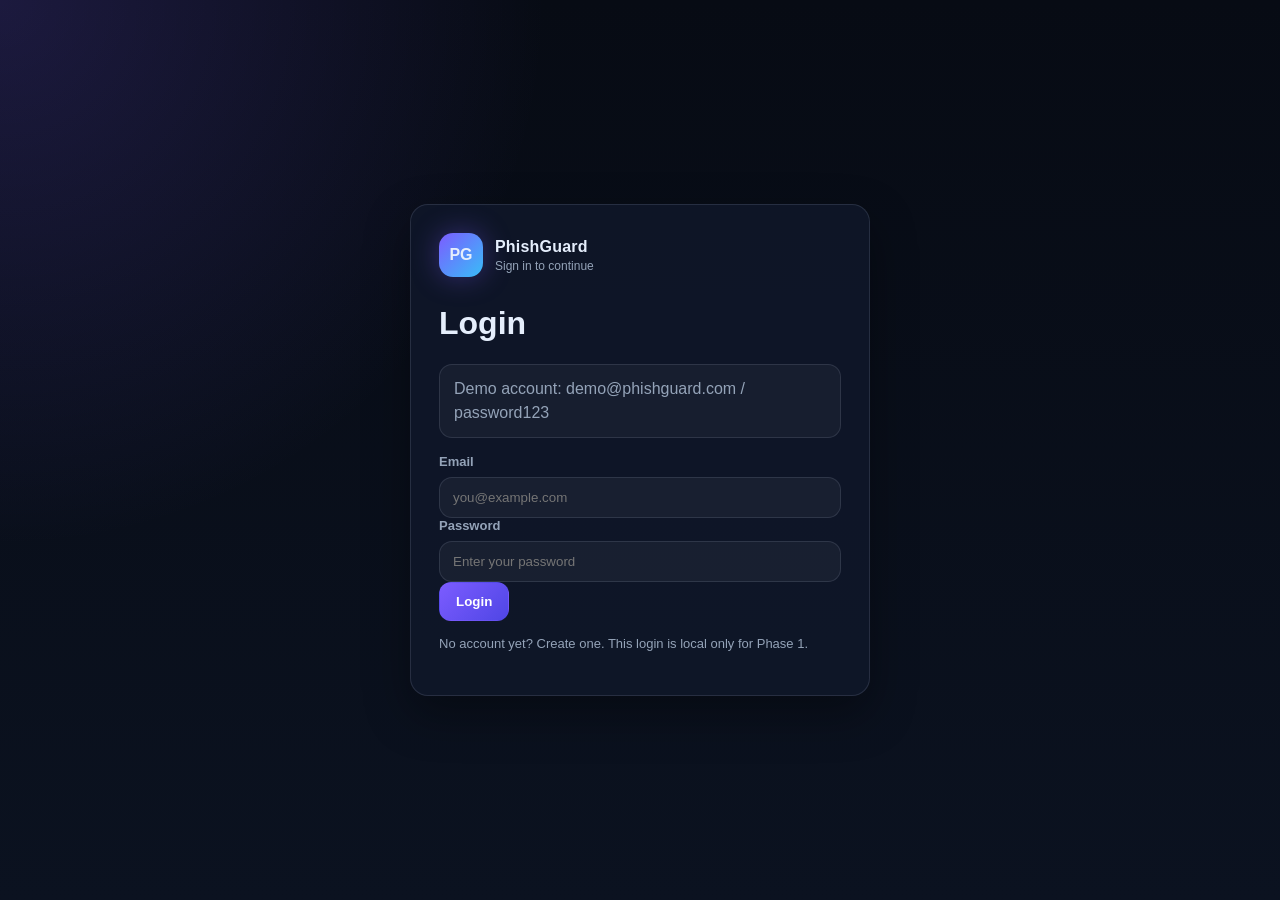
<file: wwwroot/pages/settings.html>
<!doctype html>
<html lang="en">
<head>
  <meta charset="utf-8" />
  <meta name="viewport" content="width=device-width, initial-scale=1" />
  <title>PhishGuard | Settings</title>
  <link rel="stylesheet" href="../css/styles.css" />
</head>
<body data-page="settings">
  <div class="app-shell">
    <aside class="sidebar">
      <div class="brand"><div class="logo">PG</div><div><div class="brand-title">PhishGuard</div><div class="brand-subtitle">Email Threat Analysis</div></div></div>
      <nav class="nav">
        <a href="index.html" data-page="dashboard">🏠 Dashboard</a>
        <a href="analyze.html" data-page="analyze">🔍 Analyze Email</a>
        <a href="scan-history.html" data-page="history">🕘 Scan History</a>
        <a href="reports.html" data-page="reports">📊 Reports</a>
        <a href="profile.html" data-page="profile">👤 Profile</a>
        <a href="settings.html" data-page="settings">⚙️ Settings</a>
      </nav>
      <div class="sidebar-note">Settings page will later hold alert preferences and AWS notification settings.</div>
    </aside>

    <main class="main">
      <header class="topbar">
        <button class="btn mobile-menu" data-mobile-menu>☰</button>
        <div class="page-title"><h1>Settings</h1><p>Demo settings for the local prototype.</p></div>
        <div class="top-actions"><div class="avatar">DU</div></div>
      </header>

      <section class="content grid two-col">
        <div class="panel">
          <div class="panel-header"><h2>Notification Settings</h2></div>
          <div class="panel-body grid">
            <label><input type="checkbox" checked style="width:auto;margin-right:8px" /> Show warning for phishing result</label>
            <label><input type="checkbox" checked style="width:auto;margin-right:8px" /> Save analysis history</label>
            <label><input type="checkbox" style="width:auto;margin-right:8px" /> Email alert for high-risk result</label>
          </div>
        </div>
        <div class="panel">
          <div class="panel-header"><h2>Demo Data</h2></div>
          <div class="panel-body">
            <p class="help-text">Use this only during testing if you want to reset the local sample data.</p>
            <button class="btn danger" id="clearDemoData">Reset Demo Data</button>
          </div>
        </div>
      </section>
    </main>
  </div>
  <script src="../js/app.js"></script>
</body>
</html>
</file>
<file: wwwroot/css/styles.css>
:root {
  --bg: #070b14;
  --bg-soft: #0b1220;
  --panel: #0f172a;
  --panel-2: #111c31;
  --border: rgba(148, 163, 184, 0.18);
  --text: #e5eefc;
  --muted: #94a3b8;
  --accent: #7c5cff;
  --accent-2: #38bdf8;
  --safe: #22c55e;
  --warning: #f59e0b;
  --danger: #ef4444;
  --shadow: 0 18px 45px rgba(0, 0, 0, 0.35);
}

* {
  box-sizing: border-box;
}

body {
  margin: 0;
  min-height: 100vh;
  font-family: Inter, Segoe UI, Arial, sans-serif;
  background: radial-gradient(circle at top left, rgba(124, 92, 255, 0.18), transparent 35%),
    linear-gradient(180deg, #070b14 0%, #0b1220 100%);
  color: var(--text);
}

a {
  color: inherit;
  text-decoration: none;
}

button,
input,
textarea,
select {
  font-family: inherit;
}

.app-shell {
  display: flex;
  min-height: 100vh;
}

.sidebar {
  width: 245px;
  padding: 22px 18px;
  background: rgba(15, 23, 42, 0.88);
  border-right: 1px solid var(--border);
  position: sticky;
  top: 0;
  height: 100vh;
}

.brand {
  display: flex;
  align-items: center;
  gap: 12px;
  margin-bottom: 28px;
}

.logo {
  width: 44px;
  height: 44px;
  border-radius: 14px;
  background: linear-gradient(135deg, var(--accent), var(--accent-2));
  display: grid;
  place-items: center;
  font-weight: 800;
  box-shadow: 0 0 28px rgba(124, 92, 255, 0.36);
}

.brand-title {
  font-weight: 800;
  letter-spacing: 0.2px;
}

.brand-subtitle {
  color: var(--muted);
  font-size: 12px;
  margin-top: 3px;
}

.nav {
  display: flex;
  flex-direction: column;
  gap: 8px;
}

.nav a {
  display: flex;
  align-items: center;
  gap: 10px;
  color: var(--muted);
  padding: 11px 12px;
  border-radius: 12px;
  transition: 0.18s ease;
}

.nav a:hover,
.nav a.active {
  background: rgba(124, 92, 255, 0.14);
  color: #ffffff;
}

.sidebar-note {
  margin-top: 28px;
  padding: 14px;
  border: 1px solid var(--border);
  border-radius: 16px;
  background: rgba(255, 255, 255, 0.03);
  color: var(--muted);
  font-size: 12px;
  line-height: 1.5;
}

.main {
  flex: 1;
  min-width: 0;
}

.topbar {
  height: 72px;
  padding: 0 28px;
  display: flex;
  align-items: center;
  justify-content: space-between;
  border-bottom: 1px solid var(--border);
  background: rgba(7, 11, 20, 0.56);
  backdrop-filter: blur(12px);
  position: sticky;
  top: 0;
  z-index: 5;
}

.page-title h1 {
  margin: 0;
  font-size: 22px;
}

.page-title p {
  margin: 4px 0 0;
  color: var(--muted);
  font-size: 13px;
}

.top-actions {
  display: flex;
  align-items: center;
  gap: 12px;
}

.avatar {
  width: 38px;
  height: 38px;
  border-radius: 50%;
  background: linear-gradient(135deg, #243b77, #38bdf8);
  display: grid;
  place-items: center;
  font-weight: 800;
}

.content {
  padding: 28px;
}

.btn {
  border: 0;
  border-radius: 12px;
  padding: 11px 16px;
  cursor: pointer;
  font-weight: 700;
  color: #ffffff;
  background: rgba(255, 255, 255, 0.07);
  border: 1px solid var(--border);
  display: inline-flex;
  align-items: center;
  gap: 8px;
}

.btn.primary {
  background: linear-gradient(135deg, var(--accent), #4f46e5);
  border-color: transparent;
}

.btn.danger {
  background: rgba(239, 68, 68, 0.16);
  color: #fecaca;
}

.btn.full {
  width: 100%;
  justify-content: center;
}

.grid {
  display: grid;
  gap: 18px;
}

.cards {
  grid-template-columns: repeat(4, minmax(0, 1fr));
}

.card,
.panel {
  background: rgba(15, 23, 42, 0.88);
  border: 1px solid var(--border);
  border-radius: 18px;
  box-shadow: var(--shadow);
}

.card {
  padding: 20px;
}

.card .label {
  color: var(--muted);
  font-size: 13px;
}

.card .value {
  font-size: 30px;
  font-weight: 800;
  margin-top: 8px;
}

.card .hint {
  color: var(--muted);
  font-size: 12px;
  margin-top: 8px;
}

.panel-header {
  padding: 18px 20px;
  border-bottom: 1px solid var(--border);
  display: flex;
  align-items: center;
  justify-content: space-between;
  gap: 10px;
}

.panel-header h2,
.panel-header h3 {
  margin: 0;
  font-size: 16px;
}

.panel-body {
  padding: 20px;
}

.two-col {
  grid-template-columns: 1.4fr 0.8fr;
}

.three-col {
  grid-template-columns: repeat(3, minmax(0, 1fr));
}

.form-group {
  margin-bottom: 16px;
}

label {
  display: block;
  color: var(--muted);
  margin-bottom: 8px;
  font-size: 13px;
  font-weight: 700;
}

input,
textarea,
select {
  width: 100%;
  color: var(--text);
  background: rgba(255, 255, 255, 0.045);
  border: 1px solid var(--border);
  border-radius: 13px;
  padding: 12px 13px;
  outline: none;
}

textarea {
  min-height: 180px;
  resize: vertical;
}

input:focus,
textarea:focus,
select:focus {
  border-color: rgba(124, 92, 255, 0.7);
  box-shadow: 0 0 0 4px rgba(124, 92, 255, 0.12);
}

.help-text {
  color: var(--muted);
  font-size: 13px;
  line-height: 1.55;
}

.table-wrap {
  overflow-x: auto;
}

table {
  width: 100%;
  border-collapse: collapse;
}

th,
td {
  padding: 13px 12px;
  border-bottom: 1px solid var(--border);
  text-align: left;
  font-size: 14px;
}

th {
  color: var(--muted);
  font-size: 12px;
  text-transform: uppercase;
  letter-spacing: 0.06em;
}

.badge {
  padding: 6px 10px;
  border-radius: 999px;
  font-weight: 800;
  font-size: 12px;
  display: inline-block;
}

.badge.safe {
  color: #bbf7d0;
  background: rgba(34, 197, 94, 0.16);
}

.badge.suspicious {
  color: #fde68a;
  background: rgba(245, 158, 11, 0.16);
}

.badge.phishing,
.badge.danger {
  color: #fecaca;
  background: rgba(239, 68, 68, 0.18);
}

.risk-meter {
  height: 15px;
  background: rgba(255, 255, 255, 0.07);
  border-radius: 999px;
  overflow: hidden;
  border: 1px solid var(--border);
}

.risk-fill {
  height: 100%;
  width: 0%;
  background: linear-gradient(90deg, var(--safe), var(--warning), var(--danger));
  border-radius: 999px;
}

.rule-list {
  padding-left: 20px;
  color: var(--muted);
  line-height: 1.7;
}

.hero {
  min-height: 100vh;
  display: grid;
  place-items: center;
  padding: 32px;
}

.hero-card {
  width: min(1120px, 100%);
  display: grid;
  grid-template-columns: 1.1fr 0.9fr;
  gap: 28px;
  align-items: center;
}

.hero h1 {
  font-size: clamp(36px, 6vw, 64px);
  line-height: 1;
  margin: 0 0 18px;
}

.hero p {
  color: var(--muted);
  font-size: 17px;
  line-height: 1.7;
}

.auth-card {
  width: min(460px, 100%);
  padding: 28px;
}

.auth-wrapper {
  min-height: 100vh;
  display: grid;
  place-items: center;
  padding: 28px;
}

.auth-card h1 {
  margin-top: 0;
}

.alert {
  padding: 12px 14px;
  border-radius: 13px;
  border: 1px solid var(--border);
  background: rgba(255, 255, 255, 0.04);
  color: var(--muted);
  margin-bottom: 16px;
  line-height: 1.5;
}

.mock-chart {
  height: 260px;
  display: flex;
  gap: 12px;
  align-items: end;
  padding-top: 24px;
}

.bar {
  flex: 1;
  min-width: 22px;
  background: linear-gradient(180deg, rgba(56, 189, 248, 0.9), rgba(124, 92, 255, 0.65));
  border-radius: 12px 12px 4px 4px;
  position: relative;
}

.bar span {
  position: absolute;
  bottom: -24px;
  left: 50%;
  transform: translateX(-50%);
  color: var(--muted);
  font-size: 12px;
}

.pill-row {
  display: flex;
  flex-wrap: wrap;
  gap: 10px;
}

.check-pill {
  border: 1px solid var(--border);
  border-radius: 999px;
  padding: 9px 12px;
  color: var(--muted);
  background: rgba(255, 255, 255, 0.035);
  font-size: 13px;
}

.mobile-menu {
  display: none;
}

.scan-tabs {
    display: flex;
    gap: 10px;
    margin-bottom: 22px;
    padding: 8px;
    border: 1px solid rgba(148, 163, 184, 0.18);
    border-radius: 18px;
    background: rgba(15, 23, 42, 0.7);
    flex-wrap: wrap;
}

.scan-tab {
    border: 1px solid rgba(148, 163, 184, 0.22);
    background: rgba(30, 41, 59, 0.7);
    color: #cbd5e1;
    padding: 10px 14px;
    border-radius: 14px;
    cursor: pointer;
    font-weight: 700;
    transition: 0.2s ease;
}

.scan-tab:hover {
     background: rgba(51, 65, 85, 0.9);
     color: #ffffff;
}

.scan-tab.active {
    background: linear-gradient(135deg, #6d5dfc, #22c55e);
    color: #ffffff;
    border-color: transparent;
    box-shadow: 0 10px 22px rgba(109, 93, 252, 0.25);
}

.scan-panel {
    display: none;
}

.scan-panel.active {
    display: block;
}

.scan-mode-header {
    margin-bottom: 18px;
}

.scan-mode-header h3 {
    margin: 0 0 6px;
    color: #f8fafc;
    font-size: 18px;
}

.scan-guide {
    margin-top: 22px;
    padding-top: 18px;
    border-top: 1px solid rgba(148, 163, 184, 0.15);
}

.scan-guide h3 {
    margin: 0 0 12px;
    color: #f8fafc;
    font-size: 16px;
}

.guide-item {
    margin-bottom: 14px;
    padding: 12px;
    border-radius: 14px;
    background: rgba(15, 23, 42, 0.55);
    border: 1px solid rgba(148, 163, 184, 0.12);
}

.guide-item strong {
    display: block;
    margin-bottom: 4px;
    color: #e2e8f0;
}

.guide-item p {
    margin: 0;
    color: #94a3b8;
    font-size: 13px;
}

.report-row {
    margin-bottom: 20px;
}

.small-value {
    font-size: 22px;
    margin: 6px 0;
}

.progress {
    width: 100%;
    height: 12px;
    border-radius: 999px;
    background: rgba(148, 163, 184, 0.2);
    overflow: hidden;
}

.progress-fill {
    height: 100%;
    border-radius: 999px;
}

.safe-fill {
    background: #22c55e;
}

.suspicious-fill {
    background: #f59e0b;
}

.danger-fill {
    background: #ef4444;
}

@media (max-width: 1000px) {
  .cards,
  .three-col,
  .two-col,
  .hero-card {
    grid-template-columns: 1fr;
  }

  .sidebar {
    position: fixed;
    left: -280px;
    z-index: 20;
    transition: left 0.2s ease;
  }

  .sidebar.open {
    left: 0;
  }

  .mobile-menu {
    display: inline-flex;
  }

  .content {
    padding: 18px;
  }

  .topbar {
    padding: 0 18px;
  }
}
</file>
